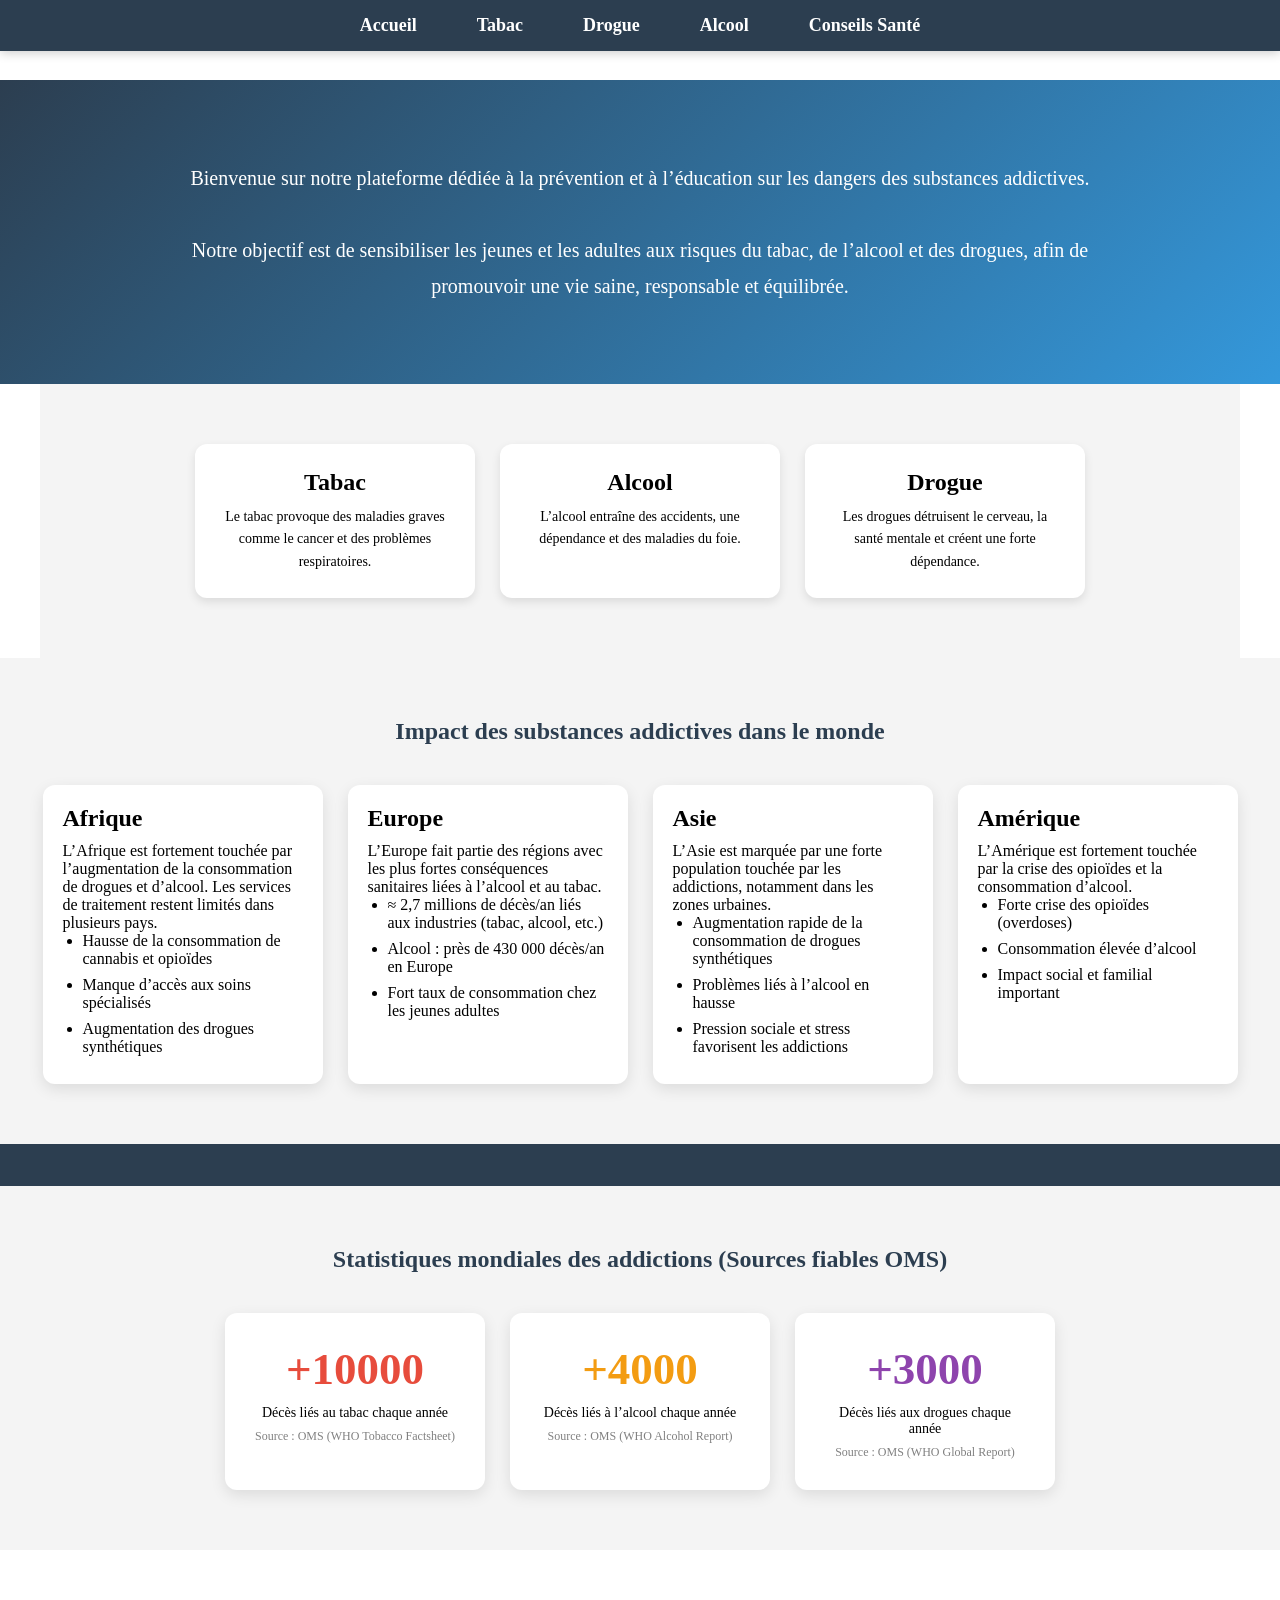
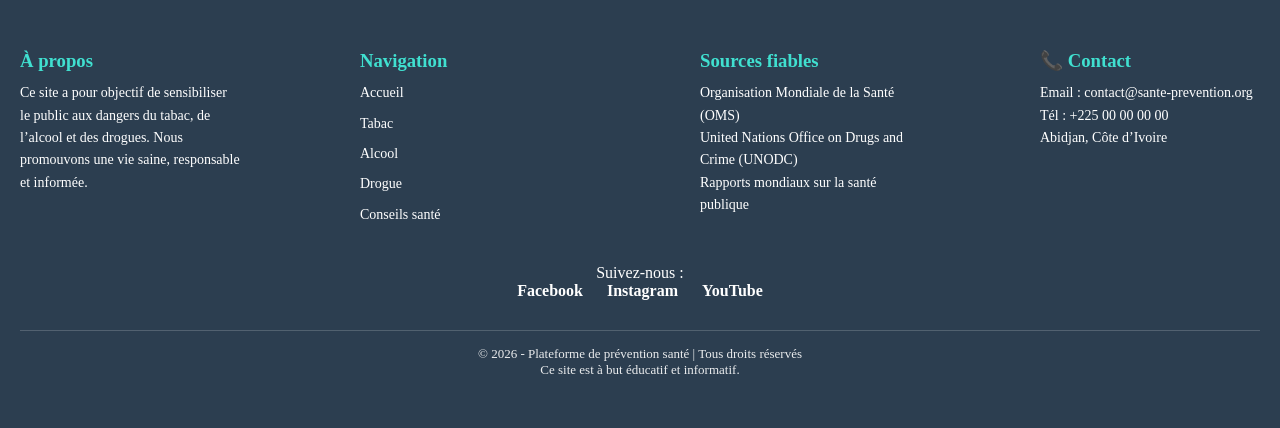
<file: index.html>
<!DOCTYPE html>
<html lang="en">
<head>
    <meta charset="UTF-8">
    <meta name="viewport" content="width=device-width, initial-scale=1.0">
    <title>index</title>
    <link rel="stylesheet" href="style.css">
</head>
<body>
    <nav>
        <div class="navbar">
            <ul>
                <li><a href="index.html">Accueil</a></li>
                <li><a href="Tabac.html"> Tabac</a></li>
                <li><a href="Drogue.html"> Drogue</a></li>
                <li><a href="Alcool.html">Alcool</a></li>
                <li><a href="Conseils Santé.html">Conseils Santé</a></li>
            </ul>
        </div>
    </nav>
   <header class="hero-header">
    <div class="text-anim">
        <p>
            Bienvenue sur notre plateforme dédiée à la prévention et à l’éducation sur les dangers des substances addictives.  
            <br><br>
            Notre objectif est de sensibiliser les jeunes et les adultes aux risques du tabac, de l’alcool et des drogues,  
            afin de promouvoir une vie saine, responsable et équilibrée.
        </p>
    </div>
</header>
<section class="container">

    <div class="box">
        <h2>Tabac</h2>
        <p>Le tabac provoque des maladies graves comme le cancer et des problèmes respiratoires.</p>
    </div>

    <div class="box">
        <h2>Alcool</h2>
        <p>L’alcool entraîne des accidents, une dépendance et des maladies du foie.</p>
    </div>

    <div class="box">
        <h2>Drogue</h2>
        <p>Les drogues détruisent le cerveau, la santé mentale et créent une forte dépendance.</p>
    </div>

</section>
<section class="stats-section">

    <h1>Impact des substances addictives dans le monde</h1>

    <div class="stats-container">

        <div class="stat-box">
            <h2>Afrique</h2>
            <p>
                L’Afrique est fortement touchée par l’augmentation de la consommation de drogues et d’alcool.  
                Les services de traitement restent limités dans plusieurs pays.
            </p>
            <ul>
                <li>Hausse de la consommation de cannabis et opioïdes</li>
                <li>Manque d’accès aux soins spécialisés</li>
                <li>Augmentation des drogues synthétiques</li>
            </ul>
        </div>

        <div class="stat-box">
            <h2>Europe</h2>
            <p>
                L’Europe fait partie des régions avec les plus fortes conséquences sanitaires liées à l’alcool et au tabac.
            </p>
            <ul>
                <li>≈ 2,7 millions de décès/an liés aux industries (tabac, alcool, etc.)</li>
                <li>Alcool : près de 430 000 décès/an en Europe</li>
                <li>Fort taux de consommation chez les jeunes adultes</li>
            </ul>
        </div>

        <div class="stat-box">
            <h2>Asie</h2>
            <p>
                L’Asie est marquée par une forte population touchée par les addictions, notamment dans les zones urbaines.
            </p>
            <ul>
                <li>Augmentation rapide de la consommation de drogues synthétiques</li>
                <li>Problèmes liés à l’alcool en hausse</li>
                <li>Pression sociale et stress favorisent les addictions</li>
            </ul>
        </div>

        <div class="stat-box">
            <h2>Amérique</h2>
            <p>
                L’Amérique est fortement touchée par la crise des opioïdes et la consommation d’alcool.
            </p>
            <ul>
                <li>Forte crise des opioïdes (overdoses)</li>
                <li>Consommation élevée d’alcool</li>
                <li>Impact social et familial important</li>
            </ul>
        </div>

    </div>

</section>
<div class="marquee">
    <p>
         La prévention des addictions est essentielle pour protéger la jeunesse •
         Tabac dangereux pour la santé •
        L’alcool peut causer des maladies graves •
        Les drogues détruisent le cerveau •
    </p>
</div>
<section class="counter-section">

    <h2>Statistiques mondiales des addictions (Sources fiables OMS)</h2>

    <div class="counter-container">

        <div class="counter-box tabac">
            <span class="counter" data-target="7000000">+10000</span>
            <p>Décès liés au tabac chaque année</p>
            <small>Source : OMS (WHO Tobacco Factsheet)</small>
        </div>

        <div class="counter-box alcool">
            <span class="counter" data-target="2600000">+4000</span>
            <p>Décès liés à l’alcool chaque année</p>
            <small>Source : OMS (WHO Alcohol Report)</small>
        </div>

        <div class="counter-box drogue">
            <span class="counter" data-target="600000">+3000</span>
            <p> Décès liés aux drogues chaque année</p>
            <small>Source : OMS (WHO Global Report)</small>
        </div>

    </div>

</section>
<footer class="footer">

    <div class="footer-container">
        <div class="footer-box">
            <h3> À propos</h3>
            <p>
                Ce site a pour objectif de sensibiliser le public aux dangers du tabac, de l’alcool et des drogues.  
                Nous promouvons une vie saine, responsable et informée.
            </p>
        </div>
        <div class="footer-box">
            <h3> Navigation</h3>
            <ul>
                <li><a href="#accueil">Accueil</a></li>
                <li><a href="#tabac">Tabac</a></li>
                <li><a href="#alcool">Alcool</a></li>
                <li><a href="#drogue">Drogue</a></li>
                <li><a href="#conseils">Conseils santé</a></li>
            </ul>
        </div>
        <div class="footer-box">
            <h3>Sources fiables</h3>
            <p>
                Organisation Mondiale de la Santé (OMS)<br>
                United Nations Office on Drugs and Crime (UNODC)<br>
                Rapports mondiaux sur la santé publique
            </p>
        </div>

        <div class="footer-box">
            <h3>📞 Contact</h3>
            <p>Email : contact@sante-prevention.org</p>
            <p>Tél : +225 00 00 00 00</p>
            <p>Abidjan, Côte d’Ivoire</p>
        </div>

    </div>

    <div class="footer-social">
        <p> Suivez-nous :</p>
        <div class="icons">
            <a href="#">Facebook</a>
            <a href="#">Instagram</a>
            <a href="#">YouTube</a>
        </div>
    </div>

    <div class="footer-bottom">
        <p>© 2026 - Plateforme de prévention santé | Tous droits réservés</p>
        <p>Ce site est à but éducatif et informatif.</p>
    </div>

</footer>
</html>
</file>
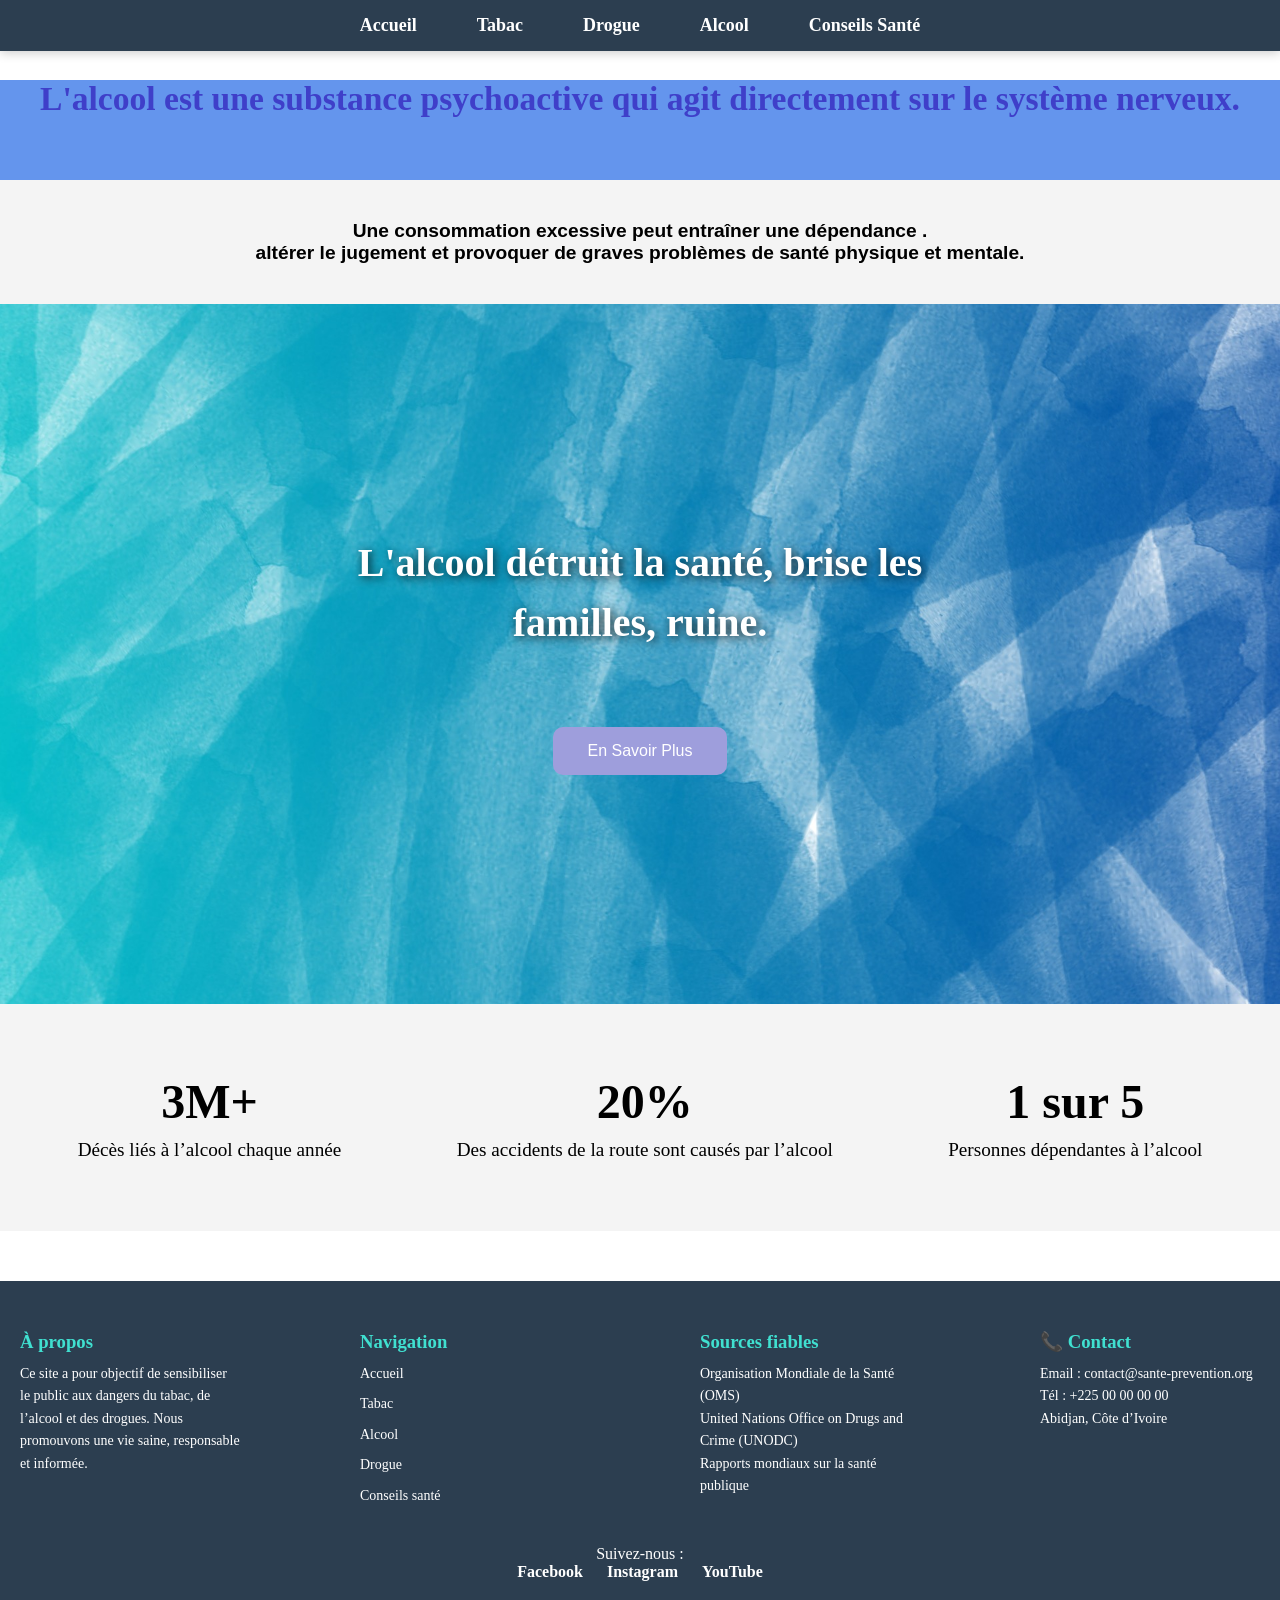
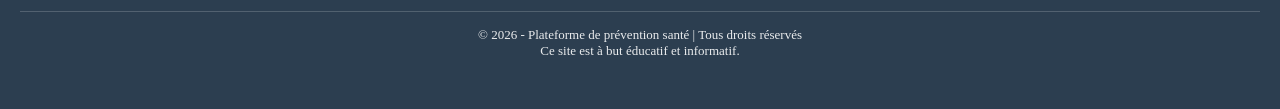
<file: Alcool.html>
<!DOCTYPE html>
<html lang="en">
<head>
    <meta charset="UTF-8">
    <meta name="viewport" content="width=device-width, initial-scale=1.0">
    <title>Alccol</title>
    <link rel="stylesheet" href="style.css">
</head>
<body>
     <nav>
        <div class="navbar">
            <ul>
                <li><a href="index.html">Accueil</a></li>
                <li><a href="Tabac.html"> Tabac</a></li>
                <li><a href="Drogue.html"> Drogue</a></li>
                <li><a href="Alcool.html">Alcool</a></li>
                <li><a href="Conseils Santé.html">Conseils Santé</a></li>
            </ul>
        </div>
    </nav>
   <header>
    <div class="titre-alcool">
        <h3>
     L'alcool est une substance psychoactive qui agit directement sur le système nerveux.  <br> <br>
    <h5>Une consommation excessive peut entraîner une dépendance . <br>
    altérer le jugement et provoquer de graves problèmes de santé physique et mentale. <br>
</h3>
    </div>
    <div class="evops-idee">
        <img src="images/bleu.jpg" width="100%" height="700px">
        <h3>L'alcool détruit la santé, brise les familles, ruine. <br> <br>
              <button>En Savoir Plus</button>
         </h3>
    </div>
   </header>
   
        <div class="stats">
            <div class="stat">
             <h2>3M+</h2>
                   <p>Décès liés à l’alcool chaque année</p>
        </div>

                    <div class="stat">
                    <h2>20%</h2>
                            <p>Des accidents de la route sont causés par l’alcool</p>
                                       </div>

                       <div class="stat">
                          <h2>1 sur 5</h2>
                          <p>Personnes dépendantes à l’alcool</p>
    </div>
</div>
<footer class="footer">

    <div class="footer-container">
        <div class="footer-box">
            <h3> À propos</h3>
            <p>
                Ce site a pour objectif de sensibiliser le public aux dangers du tabac, de l’alcool et des drogues.  
                Nous promouvons une vie saine, responsable et informée.
            </p>
        </div>
        <div class="footer-box">
            <h3> Navigation</h3>
            <ul>
                <li><a href="index.html">Accueil</a></li>
                <li><a href="Tabac.html">Tabac</a></li>
                <li><a href="Alcool.html">Alcool</a></li>
                <li><a href="Drogue.html">Drogue</a></li>
                <li><a href="Conseils Santé.html">Conseils santé</a></li>
            </ul>
        </div>
        <div class="footer-box">
            <h3>Sources fiables</h3>
            <p>
                Organisation Mondiale de la Santé (OMS)<br>
                United Nations Office on Drugs and Crime (UNODC)<br>
                Rapports mondiaux sur la santé publique
            </p>
        </div>

        <div class="footer-box">
            <h3>📞 Contact</h3>
            <p>Email : contact@sante-prevention.org</p>
            <p>Tél : +225 00 00 00 00</p>
            <p>Abidjan, Côte d’Ivoire</p>
        </div>

    </div>

    <div class="footer-social">
        <p> Suivez-nous :</p>
        <div class="icons">
            <a href="#">Facebook</a>
            <a href="#">Instagram</a>
            <a href="#">YouTube</a>
        </div>
    </div>

    <div class="footer-bottom">
        <p>© 2026 - Plateforme de prévention santé | Tous droits réservés</p>
        <p>Ce site est à but éducatif et informatif.</p>
    </div>

</footer>

</body>
</html>
</file>
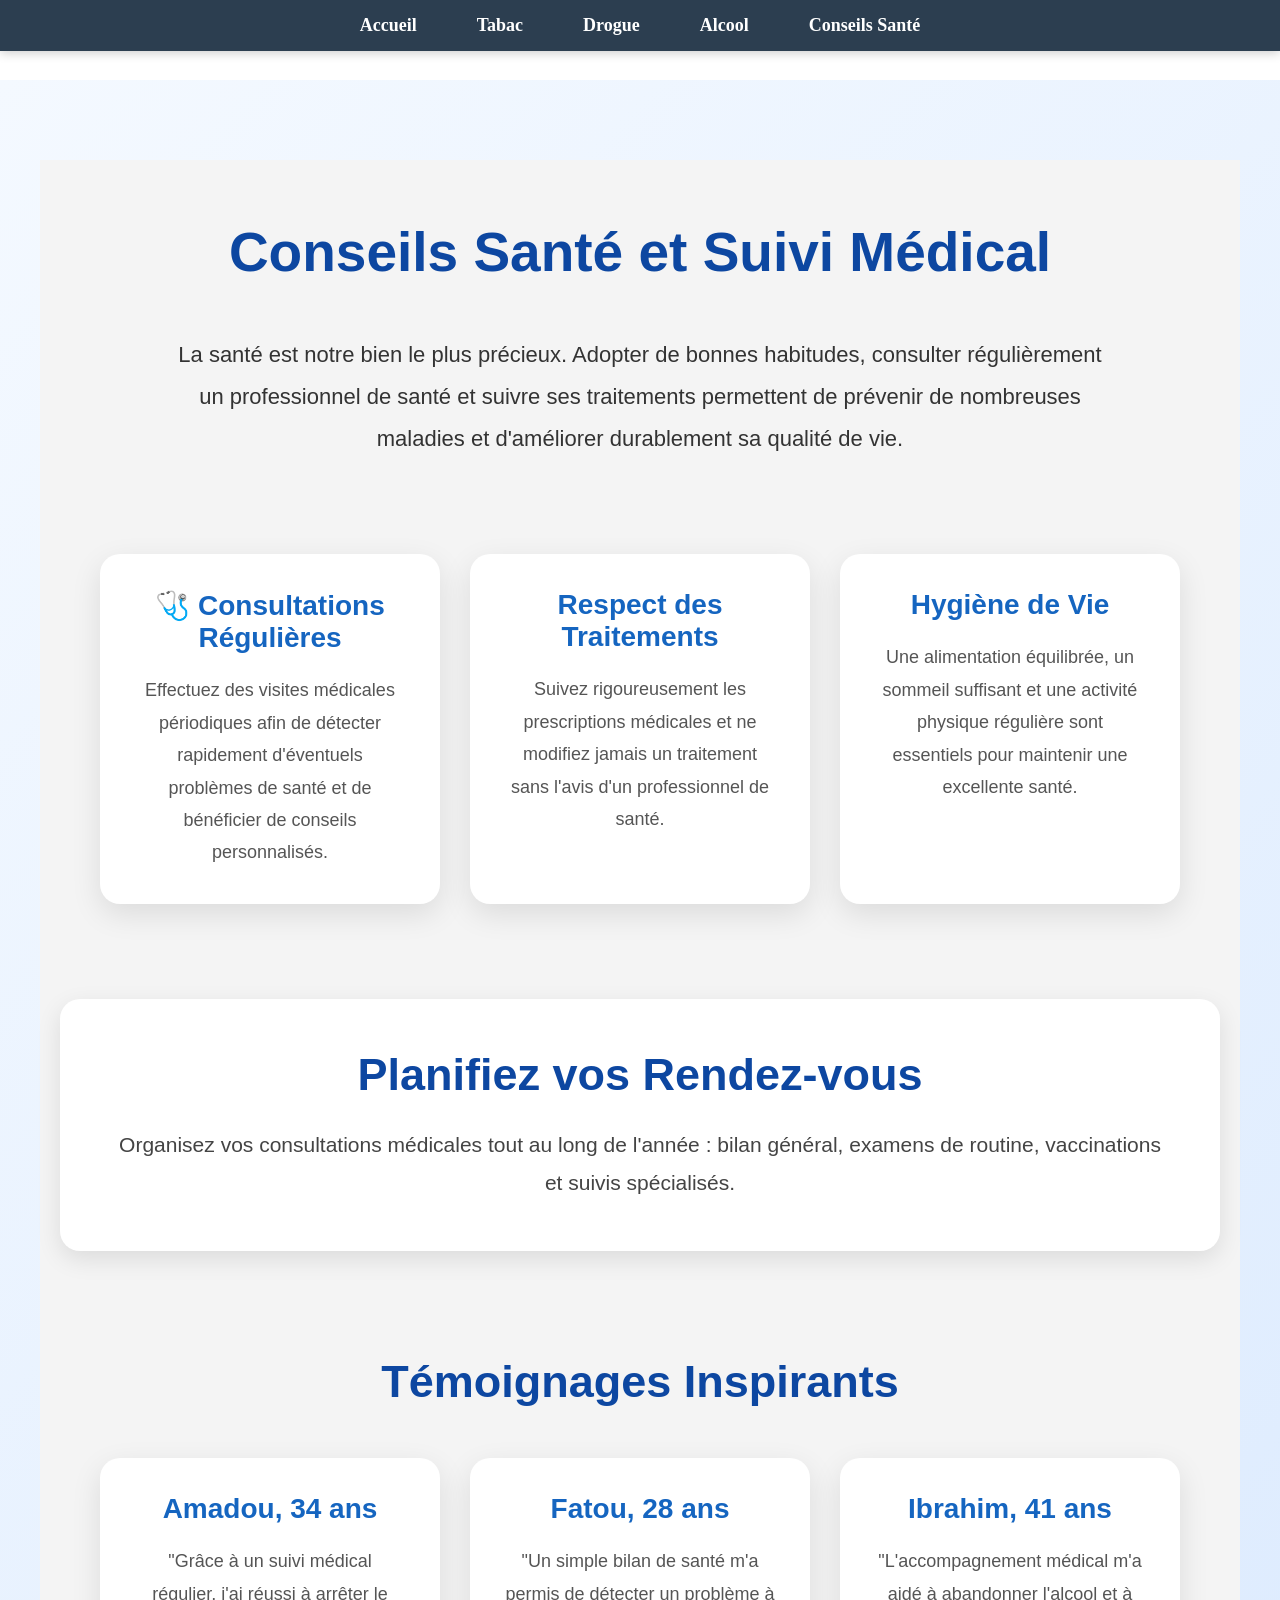
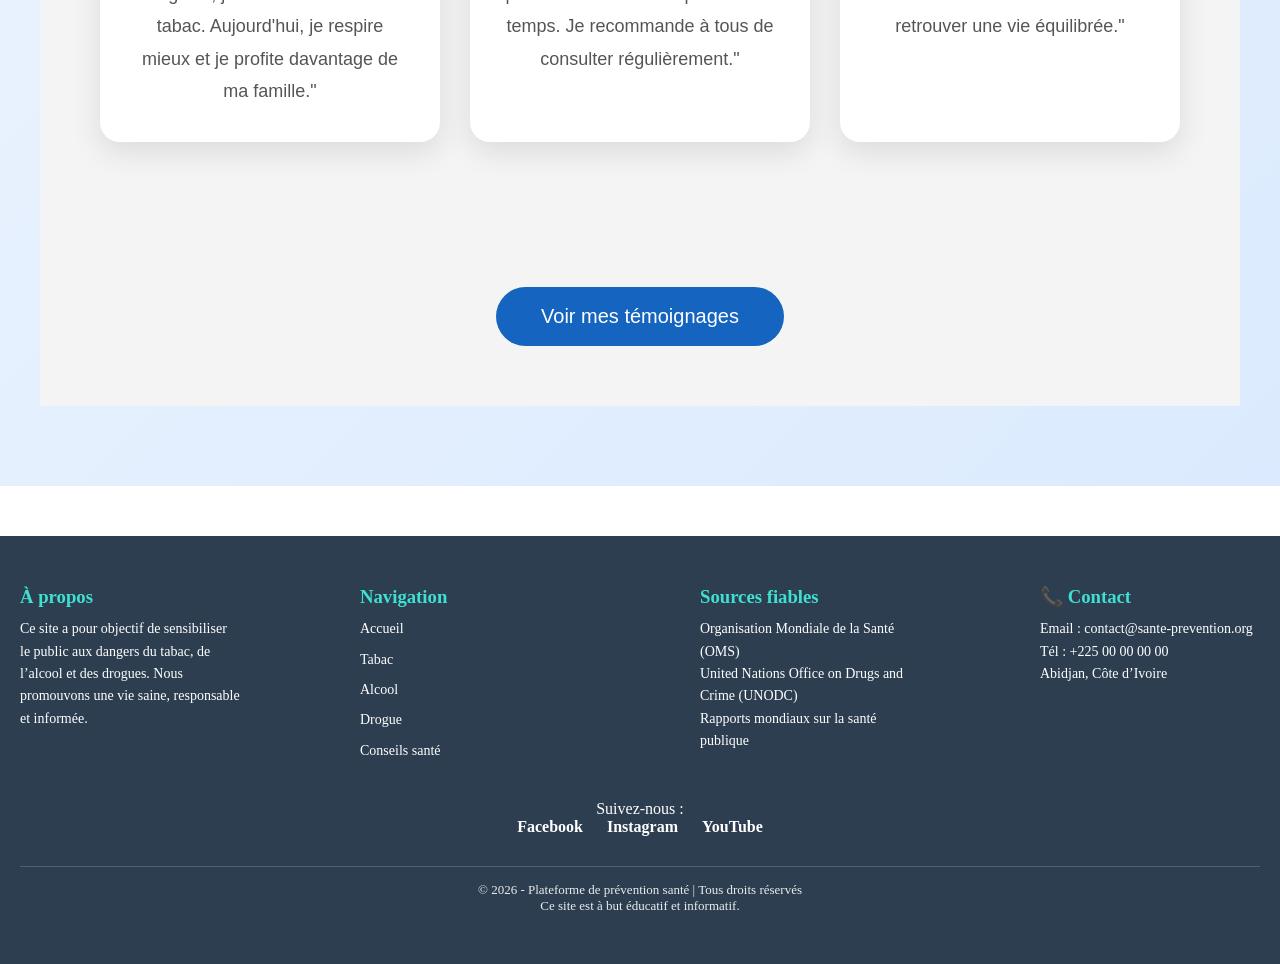
<file: Conseils Santé.html>
<!DOCTYPE html>
<html lang="en">
<head>
    <meta charset="UTF-8">
    <meta name="viewport" content="width=device-width, initial-scale=1.0">
    <title>conseils sante</title>
    <link rel="stylesheet" href="style.css">
</head>
<body>
     <nav>
        <div class="navbar">
            <ul>
                <li><a href="index.html">Accueil</a></li>
                <li><a href="Tabac.html"> Tabac</a></li>
                <li><a href="Drogue.html"> Drogue</a></li>
                <li><a href="Alcool.html">Alcool</a></li>
                <li><a href="Conseils Santé.html">Conseils Santé</a></li>
            </ul>
        </div>
    </nav>
    <section class="conseils-sante">
    <div class="container">

        <h1>Conseils Santé et Suivi Médical</h1>

        <p class="intro">
            La santé est notre bien le plus précieux. Adopter de bonnes habitudes,
            consulter régulièrement un professionnel de santé et suivre ses traitements
            permettent de prévenir de nombreuses maladies et d'améliorer durablement
            sa qualité de vie.
        </p>

        <!-- Cartes conseils -->
        <div class="conseils-grid">

            <div class="conseil-card">
                <h3>🩺 Consultations Régulières</h3>
                <p>
                    Effectuez des visites médicales périodiques afin de détecter rapidement
                    d'éventuels problèmes de santé et de bénéficier de conseils personnalisés.
                </p>
            </div>

            <div class="conseil-card">
                <h3> Respect des Traitements</h3>
                <p>
                    Suivez rigoureusement les prescriptions médicales et ne modifiez jamais
                    un traitement sans l'avis d'un professionnel de santé.
                </p>
            </div>

            <div class="conseil-card">
                <h3>Hygiène de Vie</h3>
                <p>
                    Une alimentation équilibrée, un sommeil suffisant et une activité physique
                    régulière sont essentiels pour maintenir une excellente santé.
                </p>
            </div>

        </div>

        <!-- Rendez-vous -->
        <div class="rendez-vous">
            <h2>Planifiez vos Rendez-vous</h2>
            <p>
                Organisez vos consultations médicales tout au long de l'année :
                bilan général, examens de routine, vaccinations et suivis spécialisés.
            </p>
        </div>

        <h2 class="titre-temoignages">Témoignages Inspirants</h2>

        <div class="temoignages-grid">

            <div class="temoignage-card">
                <h3>Amadou, 34 ans</h3>
                <p>
                    "Grâce à un suivi médical régulier, j'ai réussi à arrêter le tabac.
                    Aujourd'hui, je respire mieux et je profite davantage de ma famille."
                </p>
            </div>

            <div class="temoignage-card">
                <h3>Fatou, 28 ans</h3>
                <p>
                    "Un simple bilan de santé m'a permis de détecter un problème à temps.
                    Je recommande à tous de consulter régulièrement."
                </p>
            </div>

            <div class="temoignage-card">
                <h3>Ibrahim, 41 ans</h3>
                <p>
                    "L'accompagnement médical m'a aidé à abandonner l'alcool
                    et à retrouver une vie équilibrée."
                </p>
            </div>

        </div>

        <!-- Bouton -->
        <div class="btn-container">
            <a href="#" class="btn-temoignages">Voir mes témoignages</a>
        </div>

    </div>
</section>
<footer class="footer">

    <div class="footer-container">
        <div class="footer-box">
            <h3> À propos</h3>
            <p>
                Ce site a pour objectif de sensibiliser le public aux dangers du tabac, de l’alcool et des drogues.  
                Nous promouvons une vie saine, responsable et informée.
            </p>
        </div>
        <div class="footer-box">
            <h3> Navigation</h3>
            <ul>
                <li><a href="index.html">Accueil</a></li>
                <li><a href="Tabac.html">Tabac</a></li>
                <li><a href="Alcool.html">Alcool</a></li>
                <li><a href="Drogue.html">Drogue</a></li>
                <li><a href="Conseils Santé.html">Conseils santé</a></li>
            </ul>
        </div>
        <div class="footer-box">
            <h3>Sources fiables</h3>
            <p>
                Organisation Mondiale de la Santé (OMS)<br>
                United Nations Office on Drugs and Crime (UNODC)<br>
                Rapports mondiaux sur la santé publique
            </p>
        </div>

        <div class="footer-box">
            <h3>📞 Contact</h3>
            <p>Email : contact@sante-prevention.org</p>
            <p>Tél : +225 00 00 00 00</p>
            <p>Abidjan, Côte d’Ivoire</p>
        </div>

    </div>

    <div class="footer-social">
        <p> Suivez-nous :</p>
        <div class="icons">
            <a href="#">Facebook</a>
            <a href="#">Instagram</a>
            <a href="#">YouTube</a>
        </div>
    </div>

    <div class="footer-bottom">
        <p>© 2026 - Plateforme de prévention santé | Tous droits réservés</p>
        <p>Ce site est à but éducatif et informatif.</p>
    </div>

</footer>
</body>
</html>
</file>
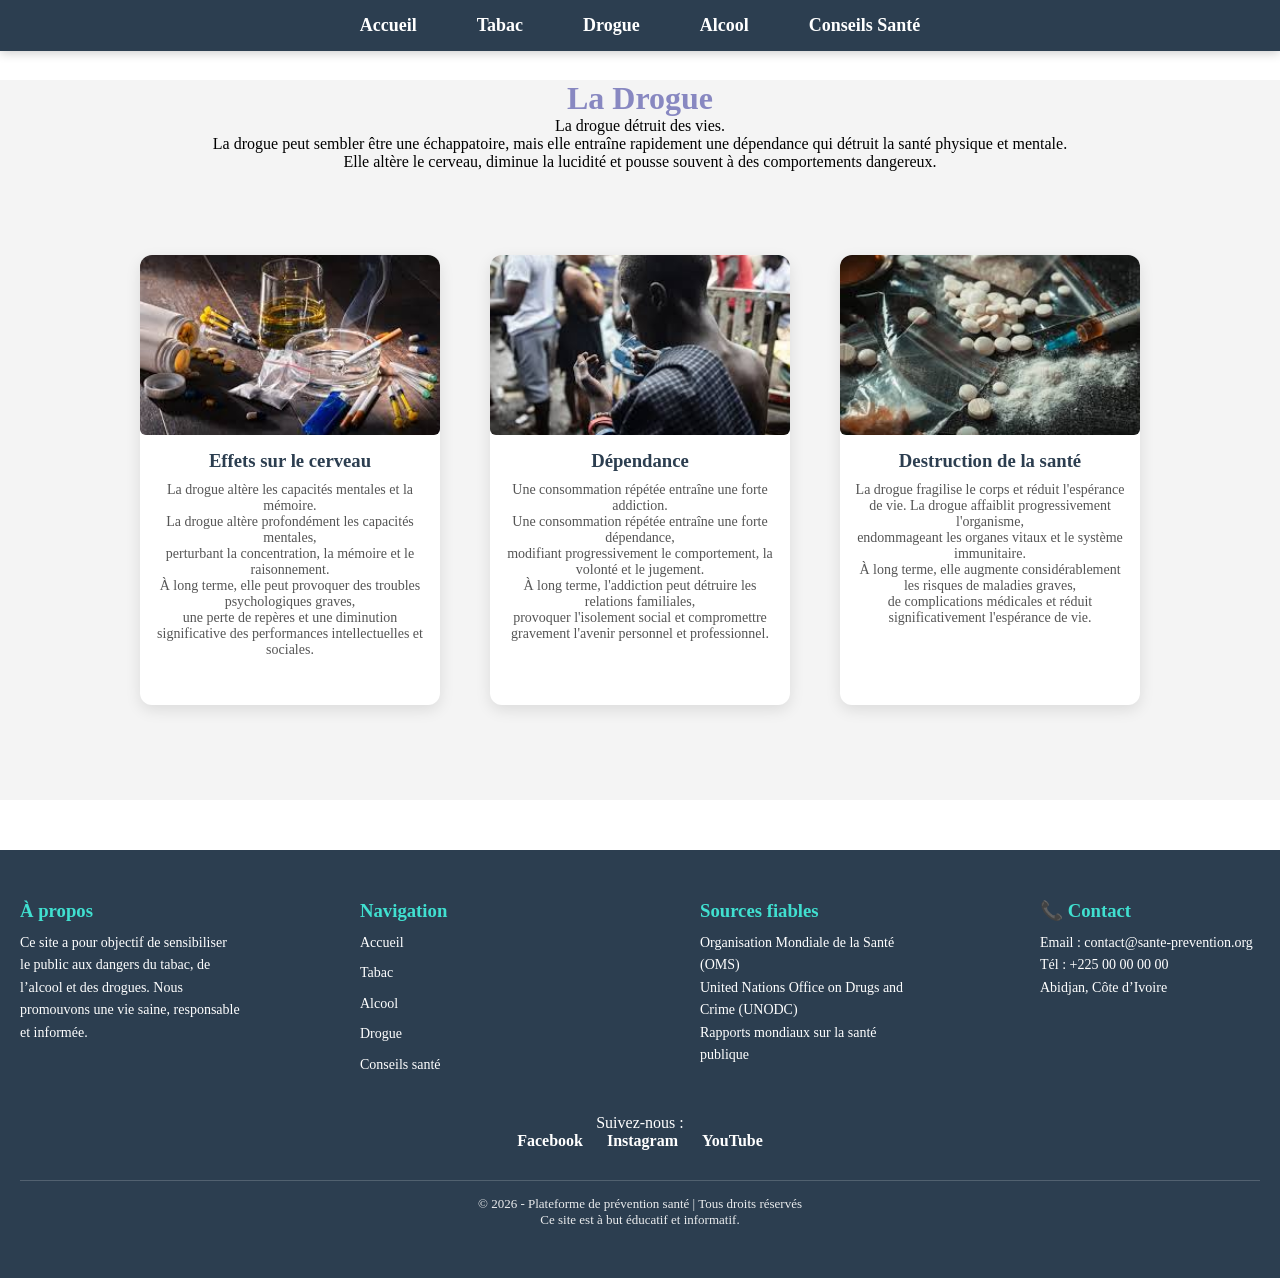
<file: Drogue.html>
<!DOCTYPE html>
<html lang="en">
<head>
    <meta charset="UTF-8">
    <meta name="viewport" content="width=device-width, initial-scale=1.0">
    <title>Drogue</title>
    <link rel="stylesheet" href="style.css">
</head>
<body>
     <nav>
        <div class="navbar">
            <ul>
                <li><a href="index.html">Accueil</a></li>
                <li><a href="Tabac.html"> Tabac</a></li>
                <li><a href="Drogue.html"> Drogue</a></li>
                <li><a href="Alcool.html">Alcool</a></li>
                <li><a href="Conseils Santé.html">Conseils Santé</a></li>
            </ul>
        </div>
    </nav>
    <div class="big-header">
        <h2> La Drogue</h2>
        <p>
            La drogue détruit des vies. <br>
            La drogue peut sembler être une échappatoire, mais elle entraîne rapidement une dépendance qui détruit la santé physique et mentale.  <br>
            Elle altère le cerveau, diminue la lucidité et pousse souvent à des comportements dangereux. <br>
           
        </p>
    </div>
  <div class="insert-image">

    <!-- CARTE 1 -->
    <div class="inser-ss-image">
        <div class="img-box">
            <img src="images/drogueee.jpeg" alt="effet drogue">
        </div>
        <div class="text-box">
            <h3>Effets sur le cerveau</h3>
            <p>La drogue altère les capacités mentales et la mémoire. <br>
                La drogue altère profondément les capacités mentales,  <br>
                perturbant la concentration, la mémoire et le raisonnement. <br>
                 À long terme, elle peut provoquer des troubles psychologiques graves,  <br>
                 une perte de repères et une diminution significative des performances intellectuelles et sociales. <br>


            </p>
        </div>
    </div>

    <div class="inser-ss-image">
        <div class="img-box">
            <img src="images/drogue-serria.jpg" alt="danger drogue">
        </div>
        <div class="text-box">
            <h3>Dépendance</h3>
            <p>Une consommation répétée entraîne une forte addiction. <br>
             Une consommation répétée entraîne une forte dépendance, <br>
              modifiant progressivement le comportement, la volonté et le jugement. <br>
               À long terme, l'addiction peut détruire les relations familiales,  <br>
               provoquer l'isolement social et compromettre gravement l'avenir personnel et professionnel. <br>

            </p>
        </div>
    </div>

    <!-- CARTE 3 -->
    <div class="inser-ss-image">
        <div class="img-box">
            <img src="images/Sansdrogue.jpeg" alt="santé détruite">
        </div>
        <div class="text-box">
            <h3>Destruction de la santé</h3>
            <p>La drogue fragilise le corps et réduit l'espérance de vie.
                La drogue affaiblit progressivement l'organisme, <br> 
                endommageant les organes vitaux et le système immunitaire.  <br>
                À long terme, elle augmente considérablement les risques de maladies graves,  <br>
                de complications médicales et réduit significativement l'espérance de vie.  <br>

            </p>
        </div>
    </div>

</div>
<footer class="footer">

    <div class="footer-container">
        <div class="footer-box">
            <h3> À propos</h3>
            <p>
                Ce site a pour objectif de sensibiliser le public aux dangers du tabac, de l’alcool et des drogues.  
                Nous promouvons une vie saine, responsable et informée.
            </p>
        </div>
        <div class="footer-box">
            <h3> Navigation</h3>
            <ul>
                <li><a href="index.html">Accueil</a></li>
                <li><a href="Tabac.html">Tabac</a></li>
                <li><a href="Alcool.html">Alcool</a></li>
                <li><a href="Drogue.html">Drogue</a></li>
                <li><a href="Conseils Santé.html">Conseils santé</a></li>
            </ul>
        </div>
        <div class="footer-box">
            <h3>Sources fiables</h3>
            <p>
                Organisation Mondiale de la Santé (OMS)<br>
                United Nations Office on Drugs and Crime (UNODC)<br>
                Rapports mondiaux sur la santé publique
            </p>
        </div>

        <div class="footer-box">
            <h3>📞 Contact</h3>
            <p>Email : contact@sante-prevention.org</p>
            <p>Tél : +225 00 00 00 00</p>
            <p>Abidjan, Côte d’Ivoire</p>
        </div>

    </div>

    <div class="footer-social">
        <p> Suivez-nous :</p>
        <div class="icons">
            <a href="#">Facebook</a>
            <a href="#">Instagram</a>
            <a href="#">YouTube</a>
        </div>
    </div>

    <div class="footer-bottom">
        <p>© 2026 - Plateforme de prévention santé | Tous droits réservés</p>
        <p>Ce site est à but éducatif et informatif.</p>
    </div>

</footer>
</body>
</html>
</file>
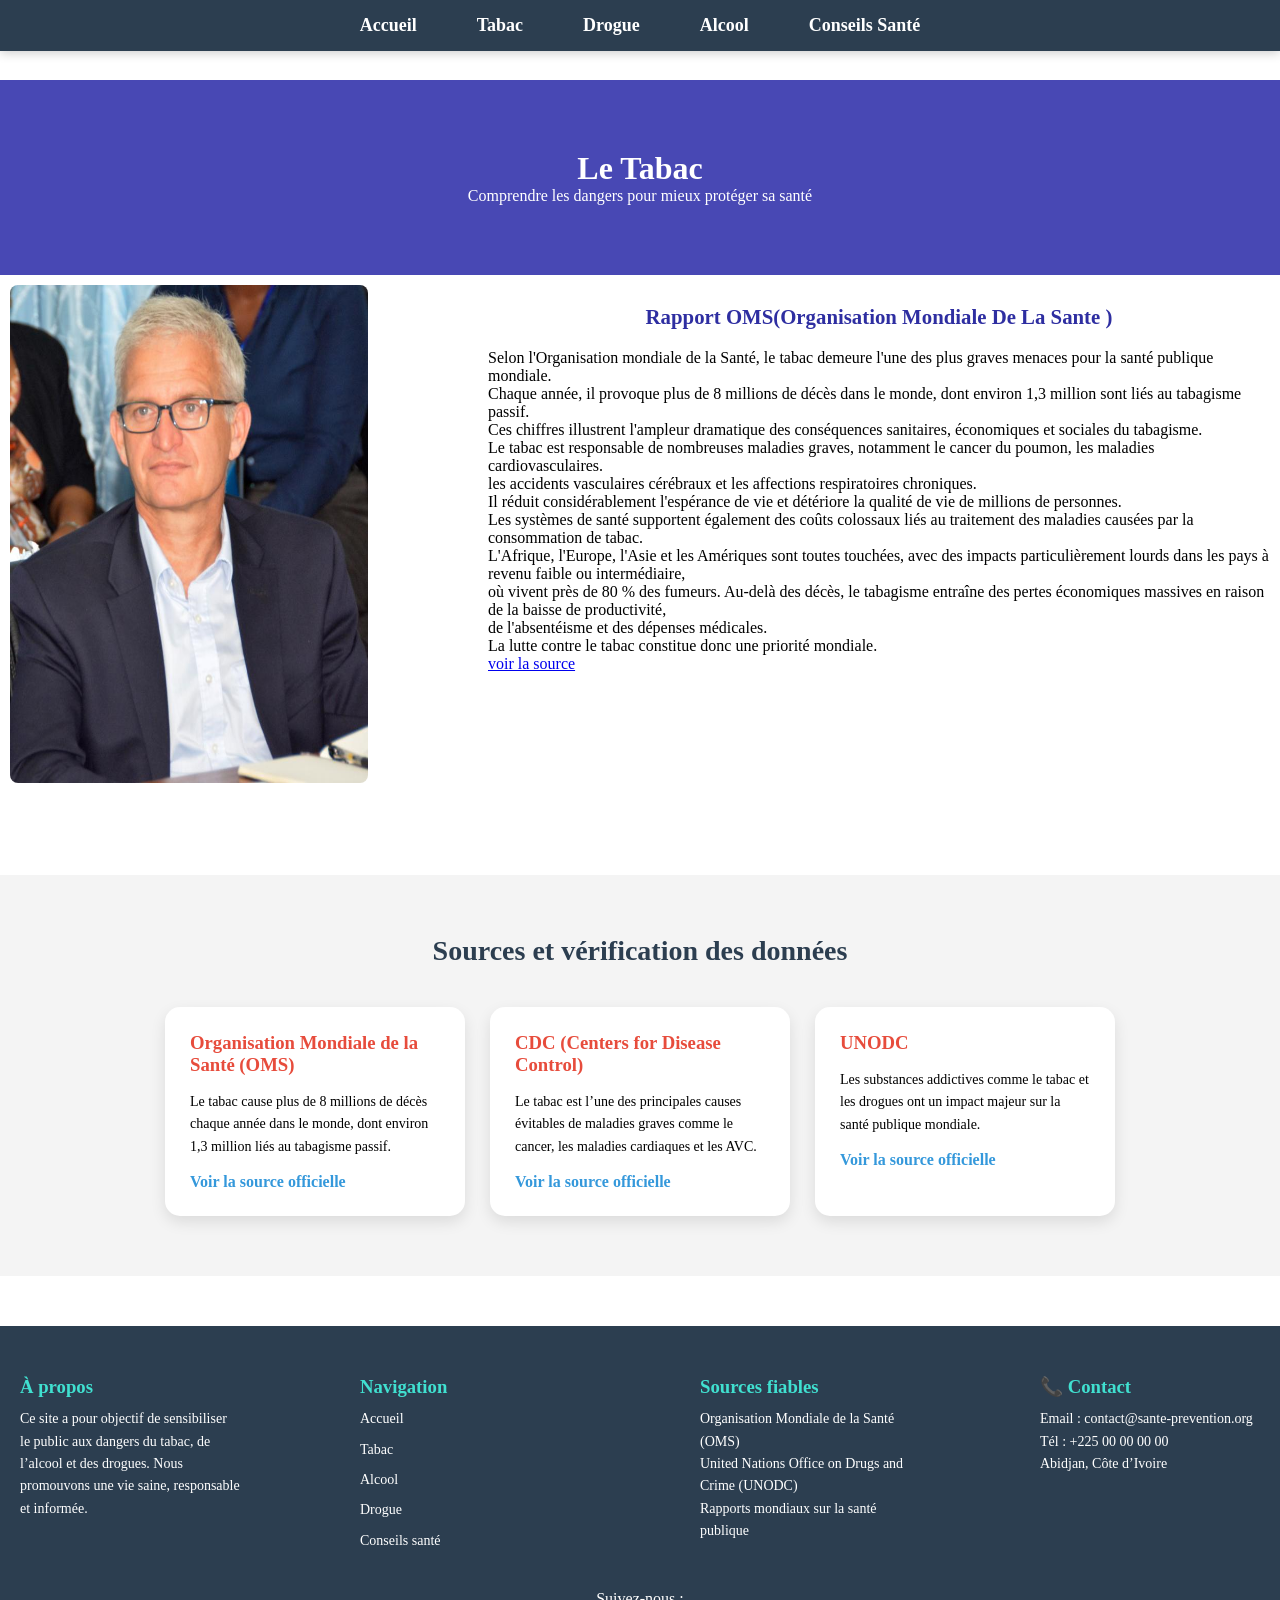
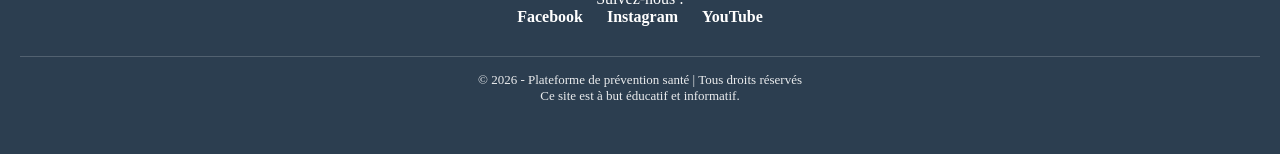
<file: Tabac.html>
<!DOCTYPE html>
<html lang="en">
<head>
    <meta charset="UTF-8">
    <meta name="viewport" content="width=device-width, initial-scale=1.0">
    <title>tabac</title>
      <link rel="stylesheet" href="style.css">
</head>
<body>
     <nav>
        <div class="navbar">
            <ul>
                <li><a href="index.html">Accueil</a></li>
                <li><a href="Tabac.html"> Tabac</a></li>
                <li><a href="Drogue.html"> Drogue</a></li>
                <li><a href="Alcool.html">Alcool</a></li>
                <li><a href="Conseils Santé.html">Conseils Santé</a></li>
            </ul>
        </div>
    </nav>
    <header class="page-header tabac-header">
    <h1> Le Tabac</h1>
    <p>Comprendre les dangers pour mieux protéger sa santé</p>
</header>
<div class="mon-tr-rapport">
    <div class="rap"><img src="images/Peter Jan Graaff named Special Representative of WHO Director General to DRC for Ebola response - March 2019 - WHO- Eugene Kabambi -.jpg"></div>
    <div class="rap-4">
        <h3>Rapport OMS(Organisation Mondiale De La Sante )</h3>
        <p>
            Selon l'Organisation mondiale de la Santé, le tabac demeure l'une des plus graves menaces pour la santé publique mondiale. <br>
             Chaque année, il provoque plus de 8 millions de décès dans le monde, dont environ 1,3 million sont liés au tabagisme passif.  <br>
             Ces chiffres illustrent l'ampleur dramatique des conséquences sanitaires, économiques et sociales du tabagisme. <br>
             Le tabac est responsable de nombreuses maladies graves, notamment le cancer du poumon, les maladies cardiovasculaires. <br>
             les accidents vasculaires cérébraux et les affections respiratoires chroniques. <br>
             Il réduit considérablement l'espérance de vie et détériore la qualité de vie de millions de personnes. <br>
             Les systèmes de santé supportent également des coûts colossaux liés au traitement des maladies causées par la consommation de tabac. <br>
             L'Afrique, l'Europe, l'Asie et les Amériques sont toutes touchées, avec des impacts particulièrement lourds dans les pays à revenu faible ou intermédiaire,  <br>
             où vivent près de 80 % des fumeurs. Au-delà des décès, le tabagisme entraîne des pertes économiques massives en raison de la baisse de productivité, <br>
             de l'absentéisme et des dépenses médicales. <br>
             La lutte contre le tabac constitue donc une priorité mondiale.   <br>
            <a href="https://www.who.int/news-room/fact-sheets/detail/tobacco">voir la source</a>
        </p>
    </div>

    </div>
</div>
<section class="sources-section">

    <h2>Sources et vérification des données</h2>

    <div class="sources-container">
        <div class="source-card">
            <h3>Organisation Mondiale de la Santé (OMS)</h3>
            <p>
                Le tabac cause plus de 8 millions de décès chaque année dans le monde,
                dont environ 1,3 million liés au tabagisme passif.
            </p>
            <a href="https://www.who.int/news-room/fact-sheets/detail/tobacco" target="_blank">
                Voir la source officielle
            </a>
        </div>

    
        <div class="source-card">
            <h3>CDC (Centers for Disease Control)</h3>
            <p>
                Le tabac est l’une des principales causes évitables de maladies graves
                comme le cancer, les maladies cardiaques et les AVC.
            </p>
            <a href="https://www.cdc.gov/tobacco" target="_blank">
                Voir la source officielle
            </a>
        </div>

        
        <div class="source-card">
            <h3> UNODC</h3>
            <p>
                Les substances addictives comme le tabac et les drogues ont un impact
                majeur sur la santé publique mondiale.
            </p>
            <a href="https://www.unodc.org" target="_blank">
                 Voir la source officielle
            </a>
        </div>

    </div>

</section>
    <footer class="footer">

    <div class="footer-container">
        <div class="footer-box">
            <h3> À propos</h3>
            <p>
                Ce site a pour objectif de sensibiliser le public aux dangers du tabac, de l’alcool et des drogues.  
                Nous promouvons une vie saine, responsable et informée.
            </p>
        </div>
        <div class="footer-box">
            <h3> Navigation</h3>
            <ul>
                <li><a href="#accueil">Accueil</a></li>
                <li><a href="#tabac">Tabac</a></li>
                <li><a href="#alcool">Alcool</a></li>
                <li><a href="#drogue">Drogue</a></li>
                <li><a href="#conseils">Conseils santé</a></li>
            </ul>
        </div>
        <div class="footer-box">
            <h3>Sources fiables</h3>
            <p>
                Organisation Mondiale de la Santé (OMS)<br>
                United Nations Office on Drugs and Crime (UNODC)<br>
                Rapports mondiaux sur la santé publique
            </p>
        </div>

        <div class="footer-box">
            <h3>📞 Contact</h3>
            <p>Email : contact@sante-prevention.org</p>
            <p>Tél : +225 00 00 00 00</p>
            <p>Abidjan, Côte d’Ivoire</p>
        </div>

    </div>

    <div class="footer-social">
        <p> Suivez-nous :</p>
        <div class="icons">
            <a href="#">Facebook</a>
            <a href="#">Instagram</a>
            <a href="#">YouTube</a>
        </div>
    </div>

    <div class="footer-bottom">
        <p>© 2026 - Plateforme de prévention santé | Tous droits réservés</p>
        <p>Ce site est à but éducatif et informatif.</p>
    </div>

</footer>

</body>
</html>
</file>
<file: style.css>
*{
    box-sizing: border-box;
    margin: 0;
    padding: 0;
}
nav {
    background-color: #2c3e50;
    padding: 15px 0;
    position: fixed;      
    top: 0;              
    left: 0;
    width: 100%;      
    z-index: 1000;        
    background-color: #2c3e50;
    box-shadow: 0 2px 10px rgba(0, 0, 0, 0.2);

}
body {
    padding-top: 80px;
} 
.navbar {
    width: 90%;
    margin: auto;
}

.navbar ul {
    list-style: none;
    display: flex;           
    justify-content: center;    
    align-items: center;        
    gap: 30px;                   
    margin: 0;
    padding: 0;
}
.navbar ul li {
    display: inline;
}
.navbar ul li a {
    text-decoration: none;
    color: white;
    font-size: 18px;
    font-weight: bold;
    padding: 10px 15px;
    transition: 0.3s;
    border-radius: 8px;
}
.navbar ul li a:hover {
    background-color: #3498db;
    color: white;
}.hero-header {
    background: linear-gradient(135deg, #2c3e50, #3498db);
    color: white;
    text-align: center;
    padding: 80px 20px;
    overflow: hidden;
}

.text-anim p {
    font-size: 20px;
    max-width: 900px;
    margin: auto;
    line-height: 1.8;
    animation: fadeSlide 5s ease-in-out;
}

@keyframes fadeSlide {
    from {
        opacity: 0;
        transform: translateY(30px);
    }
    to {
        opacity: 1;
        transform: translateY(0);
    }
}

.container {
    display: flex;
    justify-content: center;
    gap: 25px;
    flex-wrap: wrap;
    padding: 60px 20px;
    background: #f4f4f4;
}

.box {
    width: 280px;
    background: white;
    padding: 25px;
    border-radius: 12px;
    text-align: center;
    box-shadow: 0 4px 10px rgba(0,0,0,0.1);
    transition: all 0.3s ease;
    cursor: pointer;
}


.box:hover {
    transform: scale(1.08);
    background: #7298b1;
    color: white;
    box-shadow: 0 10px 25px rgba(0,0,0,0.3);
}

.box h2 {
    margin-bottom: 10px;
}

.box p {
    font-size: 14px;
    line-height: 1.6;
}
.stats-section {
    padding: 60px 20px;
    background: #f4f4f4;
    text-align: center;
}

.stats-section h1 {
    color: #2c3e50;
    margin-bottom: 40px;
}

.stats-container {
    display: flex;
    justify-content: center;
    gap: 25px;
    flex-wrap: wrap; 
}
.stat-box {
    width: 280px;
    background: white;
    padding: 20px;
    border-radius: 12px;
    box-shadow: 0 5px 15px rgba(0,0,0,0.1);
    transition: 0.3s ease;
    text-align: left;
}

  
.stat-box:hover {
    transform: translateY(-10px);
    background: #7298b1;
    color: white;
}


.stat-box h2 {
    margin-bottom: 10px;
}

.stat-box ul {
    padding-left: 20px;
}

.stat-box li {
    margin-bottom: 8px;
}
.marquee {
    background: #2c3e50;
    color: white;
    overflow: hidden;
    white-space: nowrap;
    padding: 12px 0;

}

.marquee p {
    display: inline-block;
    padding-left: 100%;
    animation: scrollText 25s linear infinite;
    font-weight: bold;
}


@keyframes scrollText {
    0% {
        transform: translateX(0);
    }
    100% {
        transform: translateX(-100%);
    }
}
.counter-section {
    text-align: center;
    padding: 60px 20px;
    background: #f4f4f4;
}

.counter-section h2 {
    color: #2c3e50;
    margin-bottom: 40px;
}

.counter-container {
    display: flex;
    justify-content: center;
    gap: 25px;
    flex-wrap: wrap;
}
.counter-box {
    background: white;
    padding: 30px;
    border-radius: 12px;
    width: 260px;
    box-shadow: 0 5px 15px rgba(0,0,0,0.1);
    transition: 0.3s ease;
}

.counter-box:hover {
    transform: translateY(-10px);
}


.counter {
    font-size: 45px;
    font-weight: bold;
    display: block;
    margin-bottom: 10px;
}


.counter-box p {
    font-size: 14px;
    margin-bottom: 5px;
}

.counter-box small {
    font-size: 12px;
    color: gray;
}

.tabac .counter {
    color: #e74c3c;
}

.alcool .counter {
    color: #f39c12;
}

.drogue .counter {
    color: #8e44ad;
}
.footer {
    background: #2c3e50;
    color: white;
    padding: 50px 20px;
    margin-top: 50px;
}

.footer-container {
    display: flex;
    justify-content: space-between;
    flex-wrap: wrap;
    gap: 30px;
}

.footer-box {
    width: 220px;
}

.footer-box h3 {
    margin-bottom: 10px;
    color: turquoise;
}

.footer-box p,
.footer-box ul {
    font-size: 14px;
    line-height: 1.6;
}

.footer-box ul {
    list-style: none;
    padding: 0;
}

.footer-box ul li {
    margin-bottom: 8px;
}

.footer-box ul li a {
    color: white;
    text-decoration: none;
    transition: 0.3s;
}

.footer-box ul li a:hover {
    color: turquoise;
}

.footer-social {
    text-align: center;
    margin-top: 30px;
}

.footer-social .icons a {
    margin: 0 10px;
    color: white;
    text-decoration: none;
    font-weight: bold;
}

.footer-social .icons a:hover {
    color: blue;
}


.footer-bottom {
    text-align: center;
    margin-top: 30px;
    border-top: 1px solid rgba(255,255,255,0.2);
    padding-top: 15px;
    font-size: 13px;
    opacity: 0.9;
}
@media screen and (max-width: 768px) {

    .navbar ul {
        flex-direction: column;
        gap: 10px;
    }

    .text-anim p {
        font-size: 16px;
        padding: 0 10px;
    }

 
    .box,
    .stat-box,
    .counter-box {
        width: 90%;
    }


    .container,
    .stats-container,
    .counter-container,
    .footer-container {
        flex-direction: column;
        align-items: center;
    }

  
    .footer-box {
        width: 100%;
        text-align: center;
    }
}
.tabac-header {
    background: rgb(72, 72, 180);
    color: white;
    text-align: center;
    padding: 70px 20px;
}
.mon-tr-rapport{
    width: 100%;
    height: 600px;
    /* border: 2px solid black;  */
    display: flex;
    gap: 100px;
   
  
}
.rap{
    width: 360px;
    height: 500px;
    margin: 10px;
}
.rap-4{
  width: 880px;
  height: 500px;
  /* border: 2px solid blue; */
  margin: 10px;
}
.rap img{
    width: 358px;
    height: 498px;
    border-radius: 8px;
}
.rap-4 h3{
 text-align: center;
 font-size: 1.3em;
 color: rgb(46, 46, 161);
 margin: 20px;
}
.sources-section {
    padding: 60px 20px;
    background: #f4f4f4;
    text-align: center;
}

.sources-section h2 {
    margin-bottom: 40px;
    color: #2c3e50;
    font-size: 28px;
}


.sources-container {
    display: flex;
    justify-content: center;
    gap: 25px;
    flex-wrap: wrap; 
    
}

.source-card {
    background: white;
    width: 300px;
    padding: 25px;
    border-radius: 15px;
    box-shadow: 0 6px 15px rgba(0,0,0,0.1);
    transition: 0.3s ease;
    text-align: left;
}

.source-card:hover {
    transform: translateY(-10px);
}

.source-card h3 {
    color: #e74c3c;
    margin-bottom: 15px;
}


.source-card p {
    font-size: 14px;
    line-height: 1.6;
    margin-bottom: 15px;
}

.source-card a {
    text-decoration: none;
    color: #3498db;
    font-weight: bold;
}

.source-card a:hover {
    color: #2c3e50;
}
.big-header{
    width: 100%;
    height: 120px;
    background-color: #f4f4f4;
    color: black;
}
.big-header h2 {
  color:  rgb(136, 136, 193);
  text-align: center;
  font-size: 2em;
}
.big-header p{
    text-align: center;
}
.insert-image{
    width: 100%;
    height: 600px;
    /* border: 2px solid red; */
    display: flex;
    gap: 20px;
    background-color: #f4f4f4;
    
}
.inser-ss-image{
    width: 350px;
    height: 450px;
    /* border: 2px solid blue; */
    margin: 15px;
    border-radius: 10px;
   
   
}
.inser-ss-image img{
    width: 320px;
    height: 290px;
    border-radius: 6px;
}
.insert-image {
    display: flex;
    flex-wrap: wrap;
    justify-content: center;
    gap: 20px;
    padding: 40px;
}


.inser-ss-image {
    width: 300px;
    /* border: 2px solid blue; */
    border-radius: 12px;
    overflow: hidden;
    background: white;
    box-shadow: 0 5px 15px rgba(0,0,0,0.1);
    transition: 0.3s;
}

.inser-ss-image:hover {
    transform: scale(1.05);
}


.img-box img {
    width: 100%;
    height: 180px;
    object-fit: cover;
    display: block;
}


.text-box {
    padding: 15px;
    text-align: center;
}

.text-box h3 {
    color: #2c3e50;
    margin-bottom: 10px;
}

.text-box p {
    font-size: 14px;
    color: #555;
}
.titre-alcool h3{
    color: rgb(63, 63, 201);
    text-align: center;
    font-size: 2.1em;
    background-color:cornflowerblue;
    width: 100%;
    height: 100px;
}
.titre-alcool h5{
text-align: center;
padding: 40px;
font-family: Arial, Helvetica, sans-serif;
font-size: 1.2rem;
background-color: #f4f4f4;
}
.evops-idee{
    position: relative;
    width: 100%;
}

.evops-idee img{
    width: 100%;
    height: 700px;
    object-fit: cover;
    display: block;
}

.evops-idee h3{
    position: absolute;
    top: 50%;
    left: 50%;
    transform: translate(-50%, -50%);
    color: white;
    text-align: center;
    font-size: 2.5rem;
    text-shadow: 2px 2px 10px rgba(0, 0, 0, 0.8);
    line-height: 1.5;
}

.evops-idee button{
    padding: 15px 35px;
    font-size: 1rem;
    border: none;
    border-radius: 10px;
    background-color: rgb(158, 158, 220);
    color: white;
    cursor: pointer;
    transition: 0.3s;
}

.evops-idee button:hover{
    background-color: #1b0f9d;
    transform: scale(1.05);
}
.stats{
    display: flex;
    justify-content: space-around;
    align-items: center;
    background: #f4f4f4;
    color: black;
    padding: 50px 20px;
    text-align: center;
    flex-wrap: wrap;
}

.stat{
    margin: 20px;
}

.stat h2{
    font-size: 3rem;
    color: black;
    margin-bottom: 10px;
}

.stat p{
    font-size: 1.2rem;
}
.conseils-sante {
    padding: 80px 20px;
    background: linear-gradient(135deg, #f4f9ff, #dbeafe);
    font-family: Arial, sans-serif;
}

.container {
    max-width: 1200px;
    margin: auto;
    text-align: center;
}

.conseils-sante h1 {
    font-size: 55px;
    color: #0d47a1;
    margin-bottom: 25px;
    animation: fadeDown 1s ease;
}

.intro {
    font-size: 22px;
    line-height: 1.9;
    color: #333;
    max-width: 950px;
    margin: auto;
    margin-bottom: 70px;
    animation: fadeUp 1.5s ease;
}


.conseils-grid,
.temoignages-grid {
    display: flex;
    flex-wrap: wrap;
    justify-content: center;
    gap: 30px;
    margin-bottom: 70px;
}

.conseil-card,
.temoignage-card {
    width: 340px;
    background: #fff;
    padding: 35px;
    border-radius: 20px;
    box-shadow: 0 10px 30px rgba(0,0,0,0.1);
    transition: 0.4s;
    animation: fadeUp 1s ease;
}

.conseil-card:hover,
.temoignage-card:hover {
    transform: translateY(-15px);
    box-shadow: 0 20px 40px rgba(0,0,0,0.2);
}

.conseil-card h3,
.temoignage-card h3 {
    color: #1565c0;
    font-size: 28px;
    margin-bottom: 20px;
}

.conseil-card p,
.temoignage-card p {
    font-size: 18px;
    line-height: 1.8;
    color: #555;
}


.rendez-vous {
    background: white;
    padding: 50px;
    border-radius: 20px;
    margin-bottom: 80px;
    box-shadow: 0 8px 25px rgba(0,0,0,0.1);
    animation: fadeUp 1.2s ease;
}

.rendez-vous h2,
.titre-temoignages {
    font-size: 45px;
    color: #0d47a1;
    margin-bottom: 25px;
}

.rendez-vous p {
    font-size: 21px;
    line-height: 1.8;
    color: #444;
}

.btn-container {
    margin-top: 50px;
}

.btn-temoignages {
    display: inline-block;
    padding: 18px 45px;
    background: #1565c0;
    color: white;
    text-decoration: none;
    border-radius: 50px;
    font-size: 20px;
    transition: 0.4s;
}

.btn-temoignages:hover {
    background: #0d47a1;
    transform: scale(1.08);
}

@keyframes fadeDown {
    from {
        opacity: 0;
        transform: translateY(-40px);
    }
    to {
        opacity: 1;
        transform: translateY(0);
    }
}

@keyframes fadeUp {
    from {
        opacity: 0;
        transform: translateY(50px);
    }
    to {
        opacity: 1;
        transform: translateY(0);
    }
}
</file>
